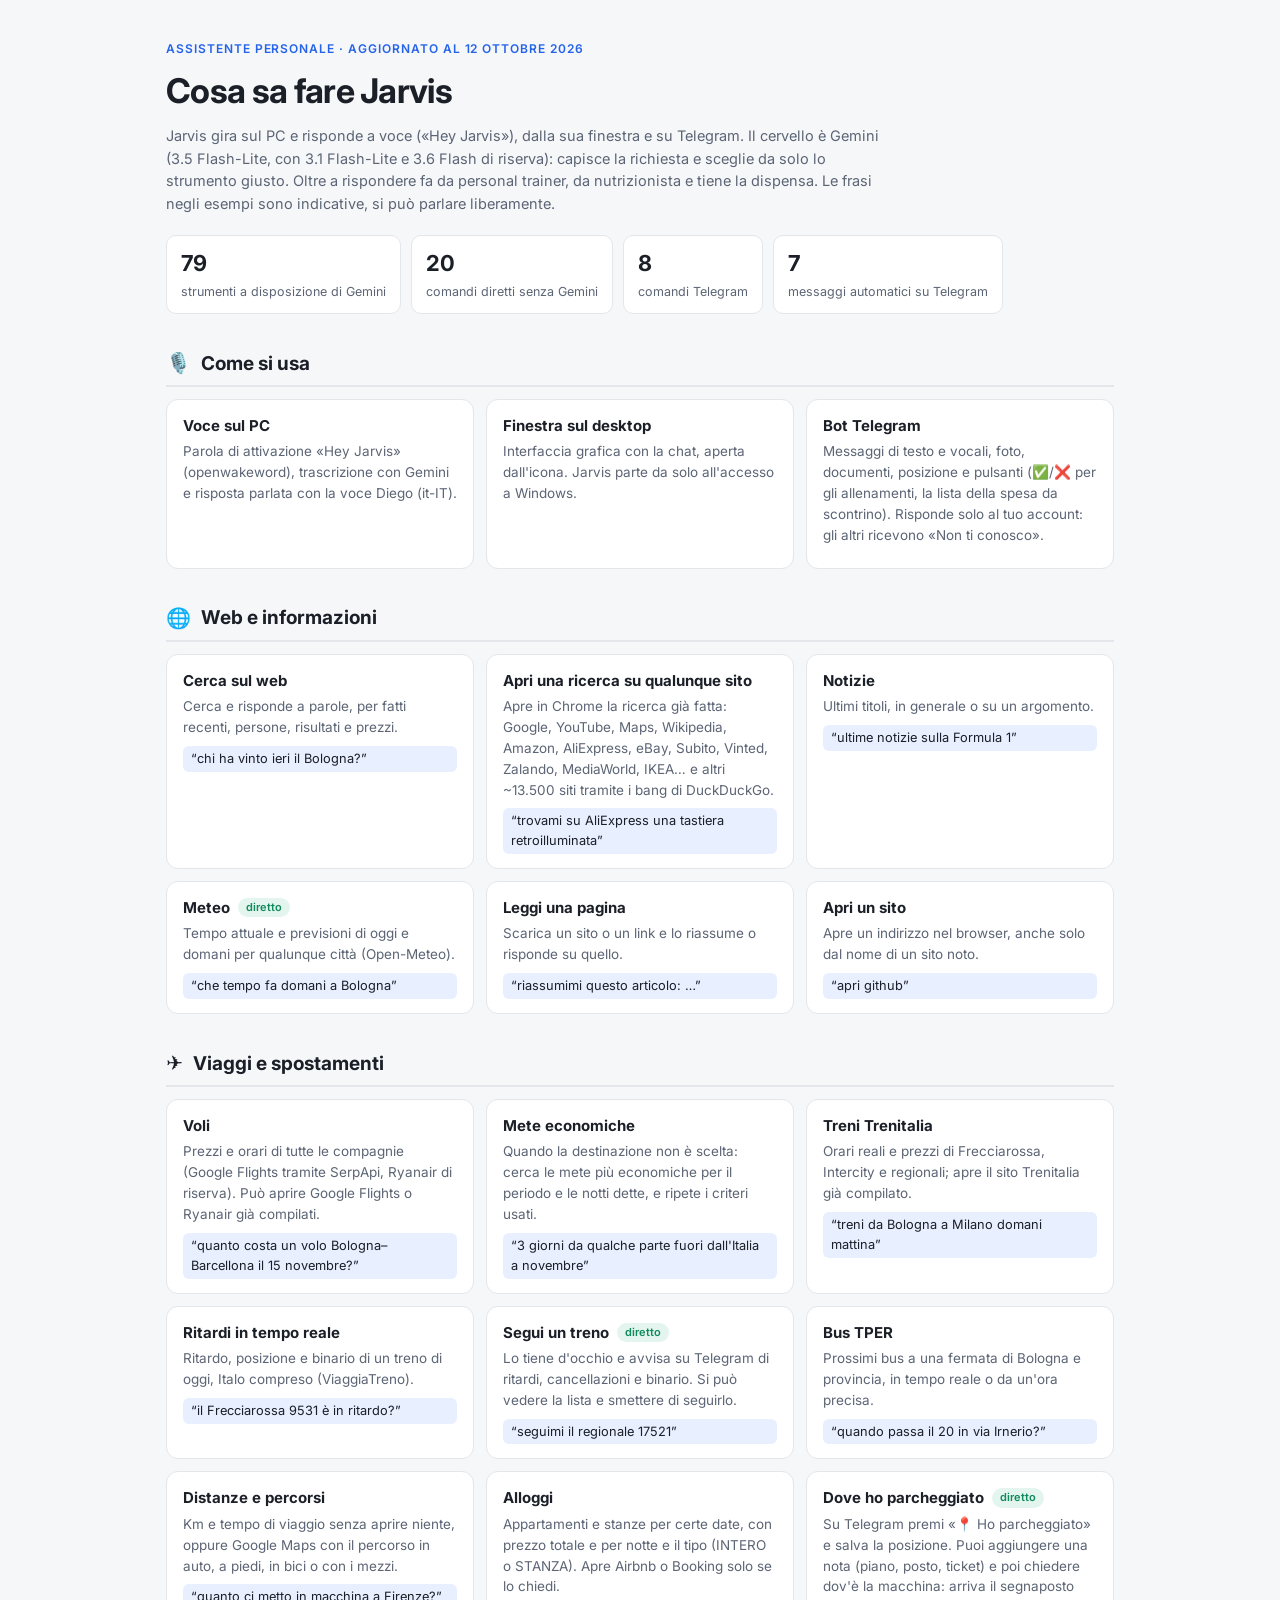
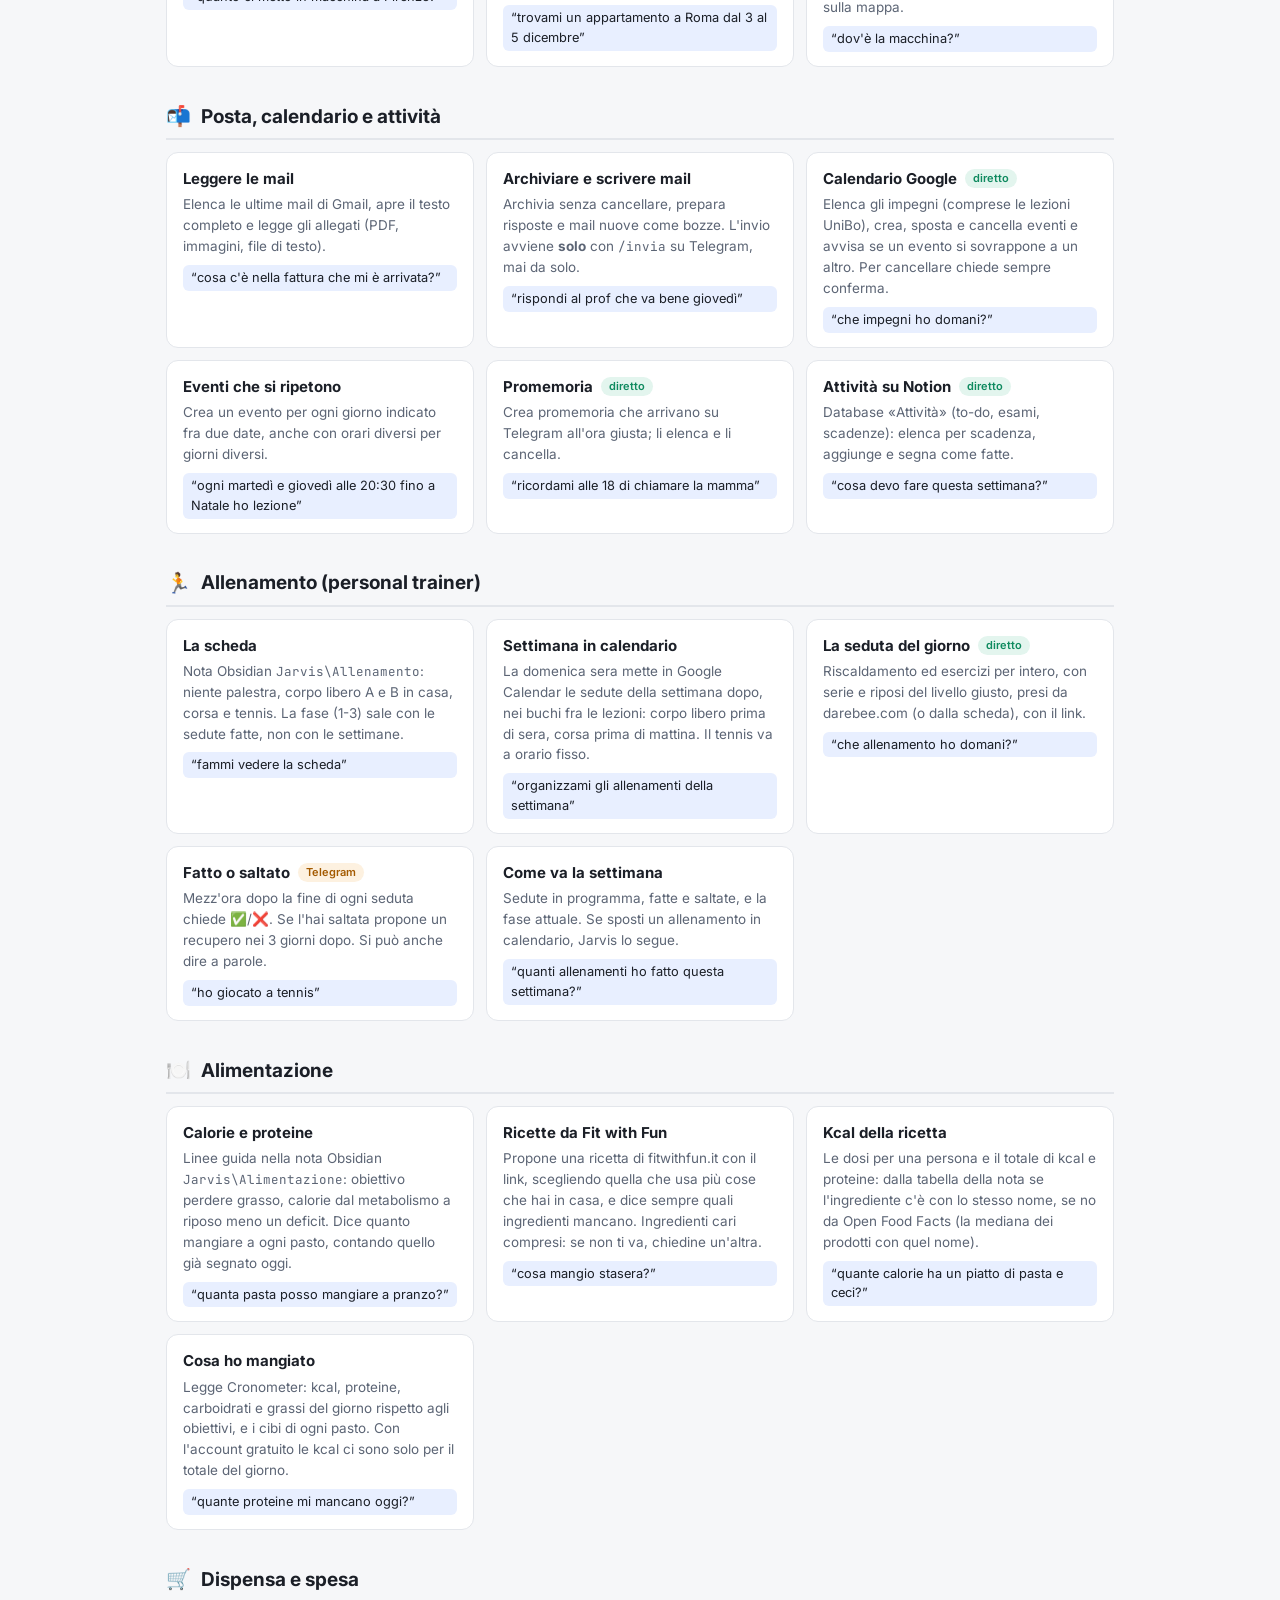
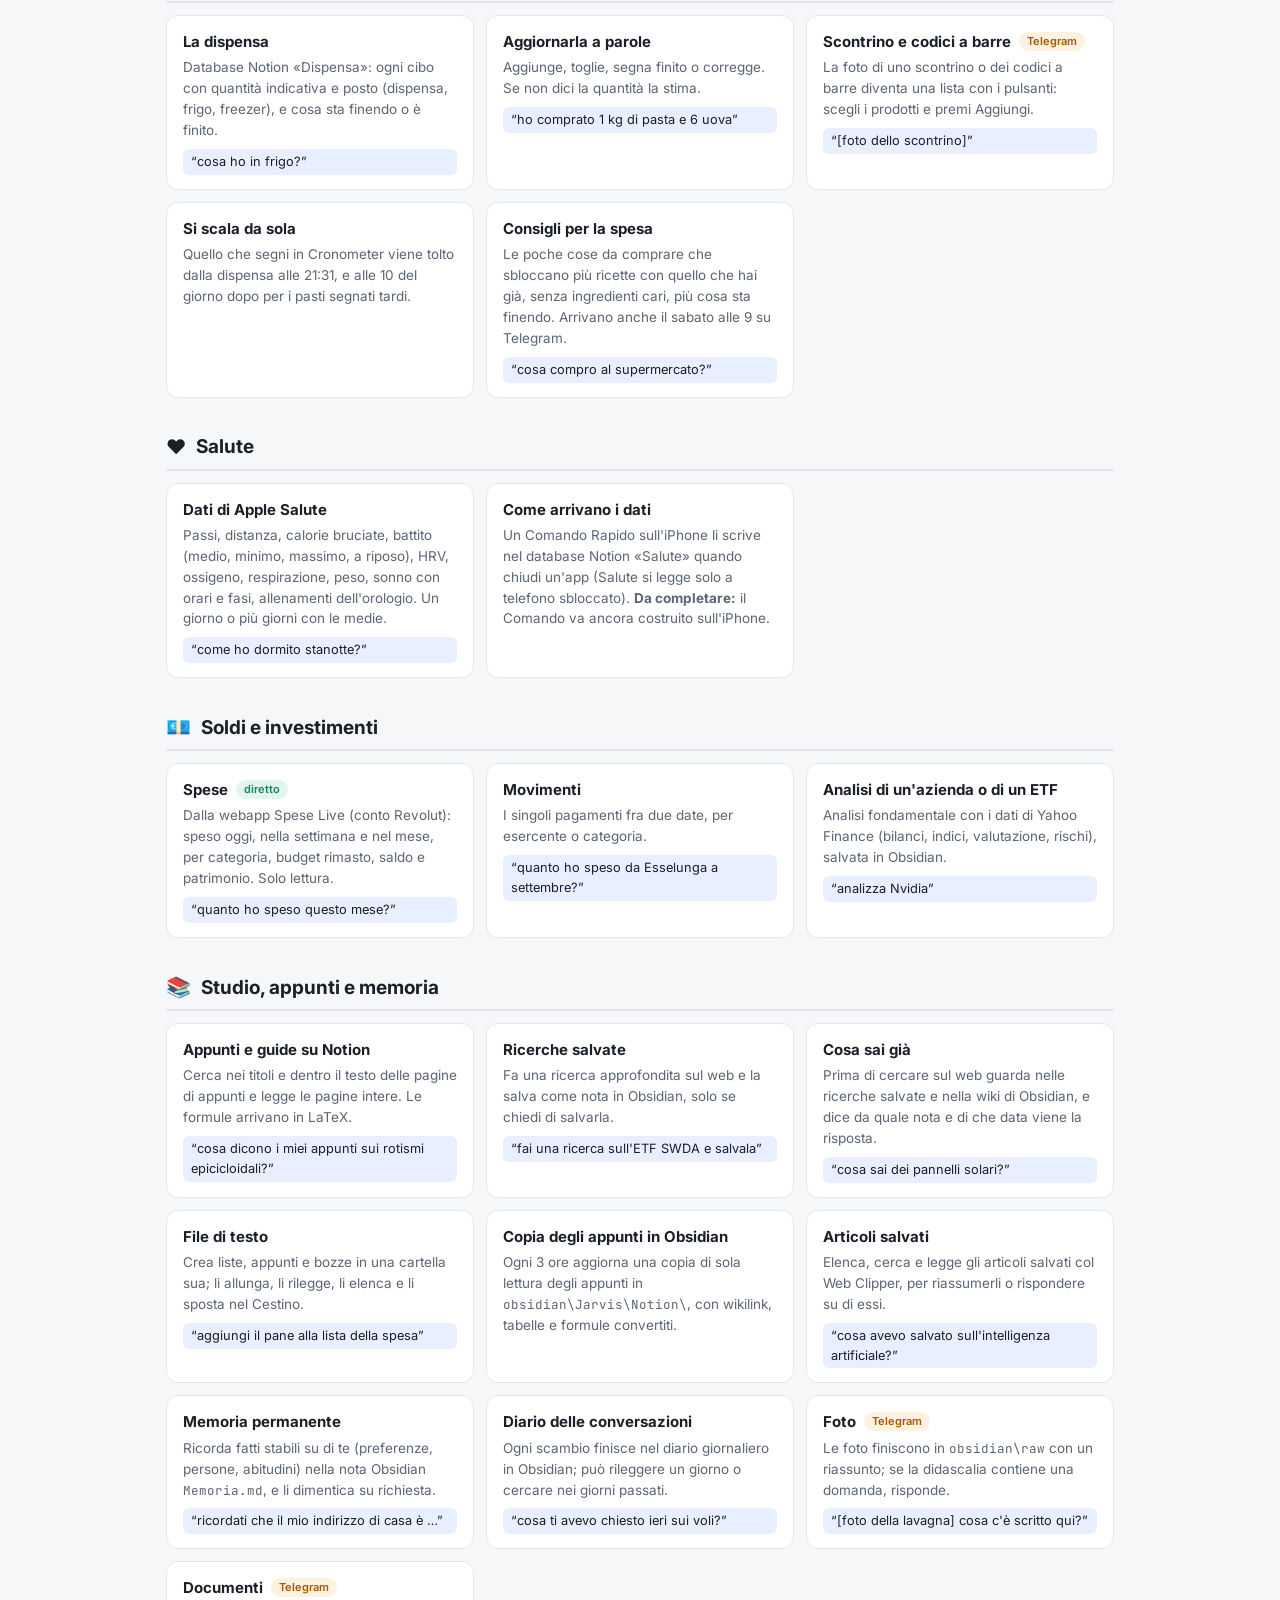
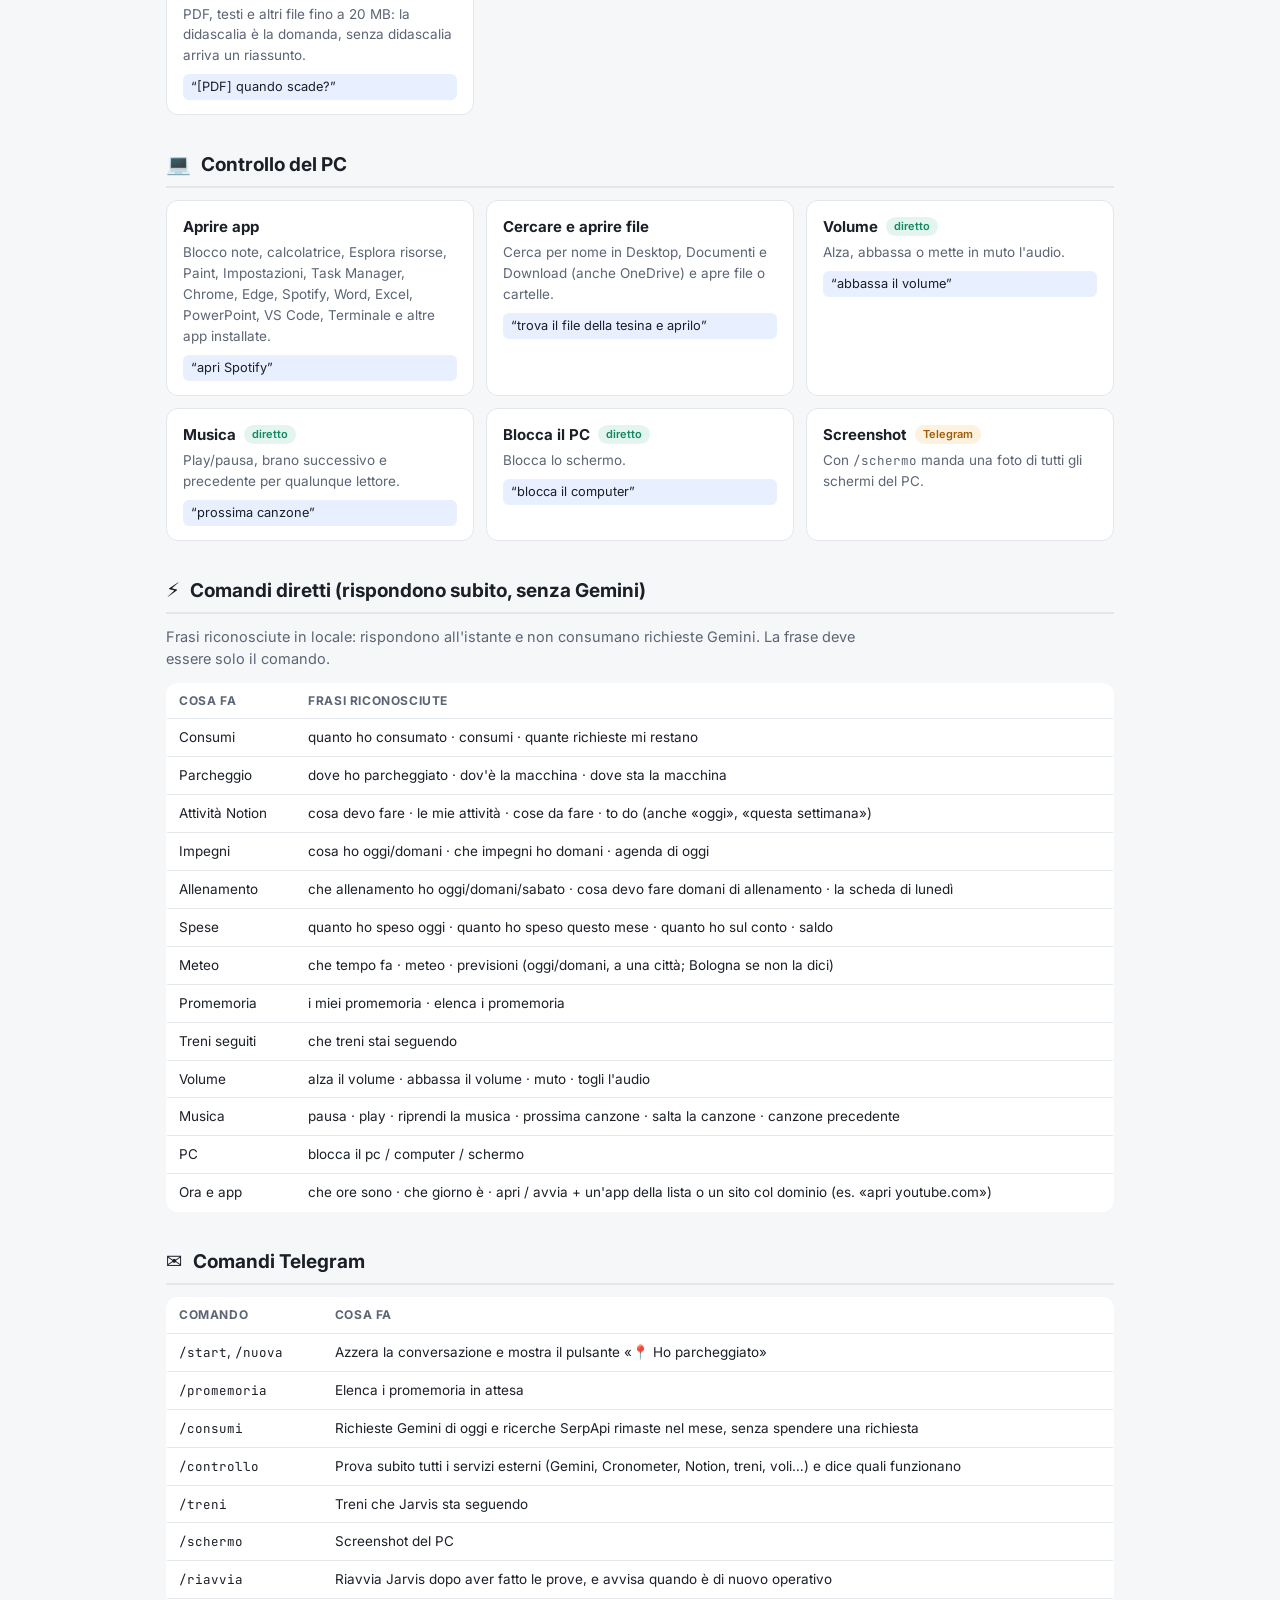
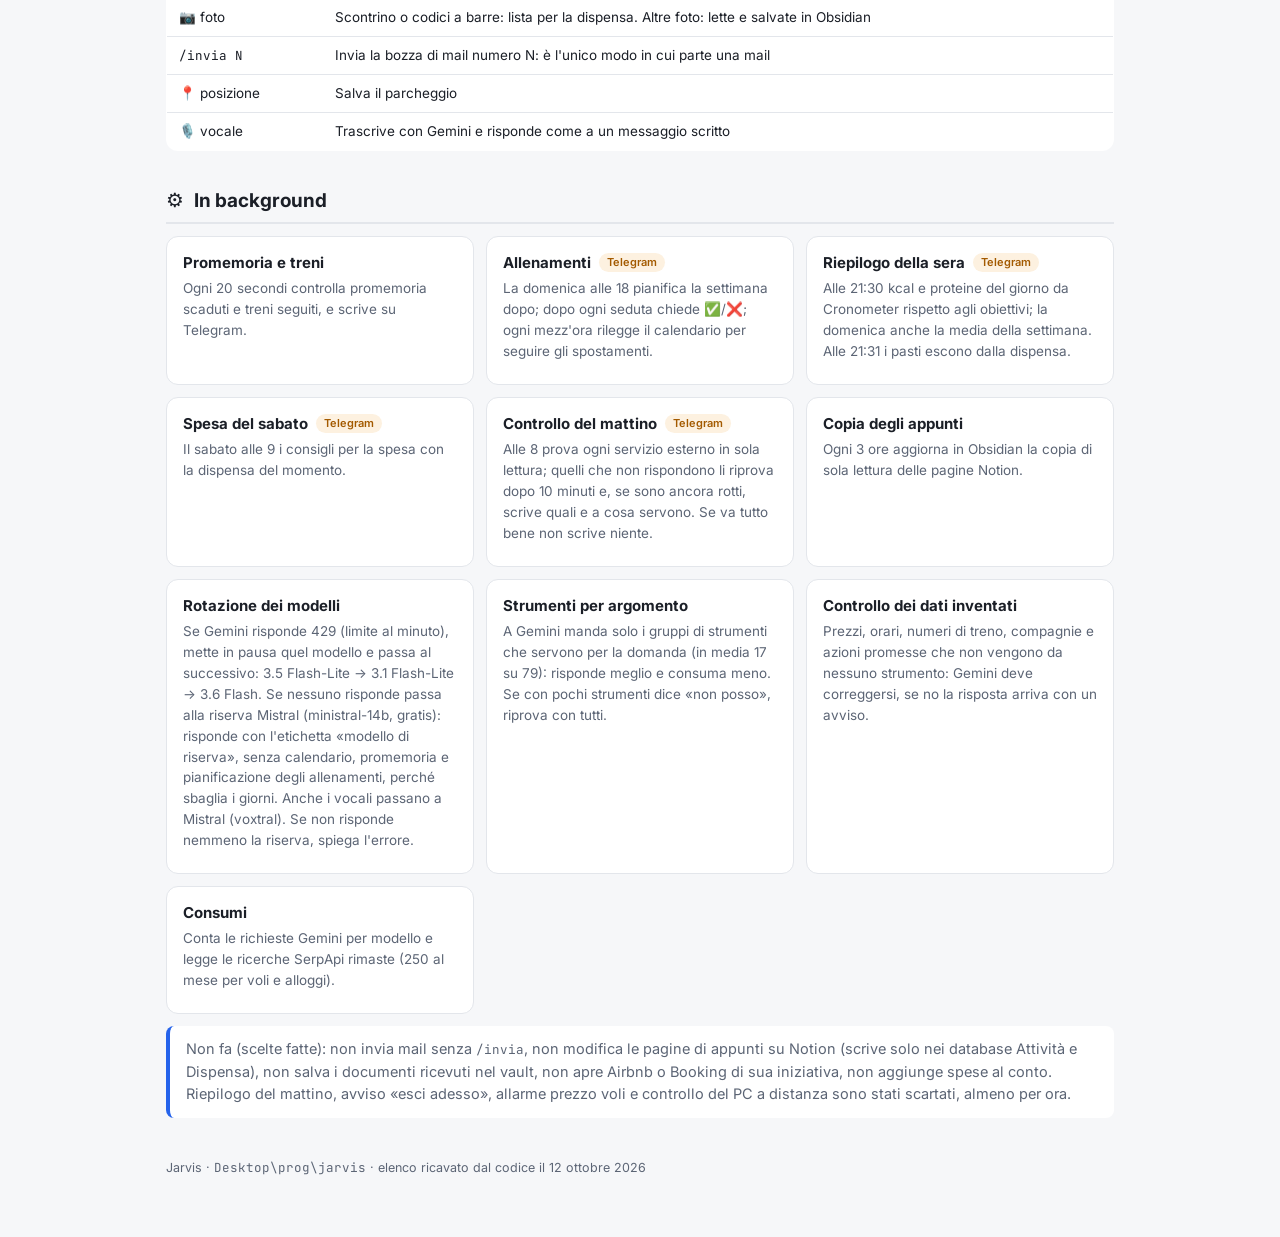
<file: Funzionalita_Jarvis.html>
<!doctype html>
<html lang="it">
<head>
<meta charset="utf-8">
<meta name="viewport" content="width=device-width, initial-scale=1">
<title>Funzionalità di Jarvis</title>
<link rel="preconnect" href="https://fonts.googleapis.com">
<link href="https://fonts.googleapis.com/css2?family=Inter:wght@400;500;600;700&family=JetBrains+Mono:wght@400;500&display=swap" rel="stylesheet">
<style>
  :root {
    --bg: #f6f7f9; --carta: #ffffff; --testo: #1b1f27; --tenue: #5c6575; --linea: #e3e6eb;
    --accento: #2563eb; --accento-chiaro: #e8efff; --verde: #0f8a5f; --verde-chiaro: #e3f5ee;
    --ambra: #a35a00; --ambra-chiaro: #fdf1e0;
  }
  @media (prefers-color-scheme: dark) {
    :root:not([data-theme="light"]) {
      --bg: #0f1218; --carta: #171b23; --testo: #e7eaf0; --tenue: #9aa3b2; --linea: #2a303b;
      --accento: #7aa2ff; --accento-chiaro: #1c2740; --verde: #4cc79a; --verde-chiaro: #14302a;
      --ambra: #f0b45c; --ambra-chiaro: #33260f;
    }
  }
  * { box-sizing: border-box; }
  body { margin: 0; background: var(--bg); color: var(--testo); font: 14.5px/1.55 Inter, system-ui, sans-serif; }
  .pagina { max-width: 980px; margin: 0 auto; padding: 40px 16px 60px; }
  header { margin-bottom: 28px; }
  .occhiello { color: var(--accento); font-weight: 600; letter-spacing: .08em; text-transform: uppercase; font-size: 12px; }
  h1 { font-size: 34px; margin: 6px 0 8px; letter-spacing: -.02em; }
  .sotto { color: var(--tenue); max-width: 720px; margin: 0; }
  .numeri { display: flex; flex-wrap: wrap; gap: 10px; margin-top: 20px; }
  .numero { background: var(--carta); border: 1px solid var(--linea); border-radius: 10px; padding: 10px 14px; min-width: 130px; }
  .numero b { display: block; font-size: 22px; }
  .numero span { color: var(--tenue); font-size: 12.5px; }
  h2 { font-size: 19px; margin: 34px 0 12px; padding-bottom: 6px; border-bottom: 2px solid var(--linea); display: flex; align-items: center; gap: 10px; }
  h2 .ico { font-size: 20px; }
  .griglia { display: grid; grid-template-columns: repeat(auto-fill, minmax(290px, 1fr)); gap: 12px; }
  .scheda { background: var(--carta); border: 1px solid var(--linea); border-radius: 12px; padding: 14px 16px; break-inside: avoid; }
  .scheda h3 { margin: 0 0 4px; font-size: 15px; }
  .scheda p { margin: 0 0 8px; color: var(--tenue); font-size: 13.5px; }
  .es { display: block; font-size: 12.8px; background: var(--accento-chiaro); color: var(--testo); border-radius: 6px; padding: 3px 8px; margin-top: 4px; }
  .es::before { content: "“"; } .es::after { content: "”"; }
  .tag { display: inline-block; font-size: 11px; font-weight: 600; border-radius: 99px; padding: 1px 8px; margin-left: 4px; vertical-align: 2px; }
  .tag.diretto { background: var(--verde-chiaro); color: var(--verde); }
  .tag.tg { background: var(--ambra-chiaro); color: var(--ambra); }
  table { width: 100%; border-collapse: collapse; background: var(--carta); border: 1px solid var(--linea); border-radius: 12px; overflow: hidden; font-size: 13.5px; }
  th, td { text-align: left; padding: 8px 12px; border-bottom: 1px solid var(--linea); vertical-align: top; }
  th { font-size: 12px; text-transform: uppercase; letter-spacing: .05em; color: var(--tenue); }
  tr:last-child td { border-bottom: 0; }
  code { font-family: "JetBrains Mono", monospace; font-size: 12.5px; }
  .nota { background: var(--carta); border-left: 4px solid var(--accento); border-radius: 8px; padding: 12px 16px; color: var(--tenue); margin-top: 12px; }
  footer { margin-top: 40px; color: var(--tenue); font-size: 12.5px; }
  @media print {
    @page { size: A4; margin: 14mm 12mm; }
    body { background: #fff; font-size: 11.5px; }
    .pagina { padding: 0; max-width: none; }
    h1 { font-size: 28px; }
    h2 { break-after: avoid; margin-top: 22px; }
    .griglia { grid-template-columns: 1fr 1fr; gap: 8px; }
    .scheda { padding: 10px 12px; }
    table { break-inside: auto; } tr { break-inside: avoid; }
  }
</style>
</head>
<body>
<div class="pagina">

<header>
  <div class="occhiello">Assistente personale · aggiornato al 12 ottobre 2026</div>
  <h1>Cosa sa fare Jarvis</h1>
  <p class="sotto">Jarvis gira sul PC e risponde a voce («Hey Jarvis»), dalla sua finestra e su Telegram. Il cervello è Gemini (3.5 Flash-Lite, con 3.1 Flash-Lite e 3.6 Flash di riserva): capisce la richiesta e sceglie da solo lo strumento giusto. Oltre a rispondere fa da personal trainer, da nutrizionista e tiene la dispensa. Le frasi negli esempi sono indicative, si può parlare liberamente.</p>
  <div class="numeri">
    <div class="numero"><b>79</b><span>strumenti a disposizione di Gemini</span></div>
    <div class="numero"><b>20</b><span>comandi diretti senza Gemini</span></div>
    <div class="numero"><b>8</b><span>comandi Telegram</span></div>
    <div class="numero"><b>7</b><span>messaggi automatici su Telegram</span></div>
  </div>
</header>

<h2><span class="ico">🎙️</span>Come si usa</h2>
<div class="griglia">
  <div class="scheda"><h3>Voce sul PC</h3><p>Parola di attivazione «Hey Jarvis» (openwakeword), trascrizione con Gemini e risposta parlata con la voce Diego (it-IT).</p></div>
  <div class="scheda"><h3>Finestra sul desktop</h3><p>Interfaccia grafica con la chat, aperta dall'icona. Jarvis parte da solo all'accesso a Windows.</p></div>
  <div class="scheda"><h3>Bot Telegram</h3><p>Messaggi di testo e vocali, foto, documenti, posizione e pulsanti (✅/❌ per gli allenamenti, la lista della spesa da scontrino). Risponde solo al tuo account: gli altri ricevono «Non ti conosco».</p></div>
</div>

<h2><span class="ico">🌐</span>Web e informazioni</h2>
<div class="griglia">
  <div class="scheda"><h3>Cerca sul web</h3><p>Cerca e risponde a parole, per fatti recenti, persone, risultati e prezzi.</p><span class="es">chi ha vinto ieri il Bologna?</span></div>
  <div class="scheda"><h3>Apri una ricerca su qualunque sito</h3><p>Apre in Chrome la ricerca già fatta: Google, YouTube, Maps, Wikipedia, Amazon, AliExpress, eBay, Subito, Vinted, Zalando, MediaWorld, IKEA… e altri ~13.500 siti tramite i bang di DuckDuckGo.</p><span class="es">trovami su AliExpress una tastiera retroilluminata</span></div>
  <div class="scheda"><h3>Notizie</h3><p>Ultimi titoli, in generale o su un argomento.</p><span class="es">ultime notizie sulla Formula 1</span></div>
  <div class="scheda"><h3>Meteo <span class="tag diretto">diretto</span></h3><p>Tempo attuale e previsioni di oggi e domani per qualunque città (Open-Meteo).</p><span class="es">che tempo fa domani a Bologna</span></div>
  <div class="scheda"><h3>Leggi una pagina</h3><p>Scarica un sito o un link e lo riassume o risponde su quello.</p><span class="es">riassumimi questo articolo: …</span></div>
  <div class="scheda"><h3>Apri un sito</h3><p>Apre un indirizzo nel browser, anche solo dal nome di un sito noto.</p><span class="es">apri github</span></div>
</div>

<h2><span class="ico">✈️</span>Viaggi e spostamenti</h2>
<div class="griglia">
  <div class="scheda"><h3>Voli</h3><p>Prezzi e orari di tutte le compagnie (Google Flights tramite SerpApi, Ryanair di riserva). Può aprire Google Flights o Ryanair già compilati.</p><span class="es">quanto costa un volo Bologna–Barcellona il 15 novembre?</span></div>
  <div class="scheda"><h3>Mete economiche</h3><p>Quando la destinazione non è scelta: cerca le mete più economiche per il periodo e le notti dette, e ripete i criteri usati.</p><span class="es">3 giorni da qualche parte fuori dall'Italia a novembre</span></div>
  <div class="scheda"><h3>Treni Trenitalia</h3><p>Orari reali e prezzi di Frecciarossa, Intercity e regionali; apre il sito Trenitalia già compilato.</p><span class="es">treni da Bologna a Milano domani mattina</span></div>
  <div class="scheda"><h3>Ritardi in tempo reale</h3><p>Ritardo, posizione e binario di un treno di oggi, Italo compreso (ViaggiaTreno).</p><span class="es">il Frecciarossa 9531 è in ritardo?</span></div>
  <div class="scheda"><h3>Segui un treno <span class="tag diretto">diretto</span></h3><p>Lo tiene d'occhio e avvisa su Telegram di ritardi, cancellazioni e binario. Si può vedere la lista e smettere di seguirlo.</p><span class="es">seguimi il regionale 17521</span></div>
  <div class="scheda"><h3>Bus TPER</h3><p>Prossimi bus a una fermata di Bologna e provincia, in tempo reale o da un'ora precisa.</p><span class="es">quando passa il 20 in via Irnerio?</span></div>
  <div class="scheda"><h3>Distanze e percorsi</h3><p>Km e tempo di viaggio senza aprire niente, oppure Google Maps con il percorso in auto, a piedi, in bici o con i mezzi.</p><span class="es">quanto ci metto in macchina a Firenze?</span></div>
  <div class="scheda"><h3>Alloggi</h3><p>Appartamenti e stanze per certe date, con prezzo totale e per notte e il tipo (INTERO o STANZA). Apre Airbnb o Booking solo se lo chiedi.</p><span class="es">trovami un appartamento a Roma dal 3 al 5 dicembre</span></div>
  <div class="scheda"><h3>Dove ho parcheggiato <span class="tag diretto">diretto</span></h3><p>Su Telegram premi «📍 Ho parcheggiato» e salva la posizione. Puoi aggiungere una nota (piano, posto, ticket) e poi chiedere dov'è la macchina: arriva il segnaposto sulla mappa.</p><span class="es">dov'è la macchina?</span></div>
</div>

<h2><span class="ico">📬</span>Posta, calendario e attività</h2>
<div class="griglia">
  <div class="scheda"><h3>Leggere le mail</h3><p>Elenca le ultime mail di Gmail, apre il testo completo e legge gli allegati (PDF, immagini, file di testo).</p><span class="es">cosa c'è nella fattura che mi è arrivata?</span></div>
  <div class="scheda"><h3>Archiviare e scrivere mail</h3><p>Archivia senza cancellare, prepara risposte e mail nuove come bozze. L'invio avviene <b>solo</b> con <code>/invia</code> su Telegram, mai da solo.</p><span class="es">rispondi al prof che va bene giovedì</span></div>
  <div class="scheda"><h3>Calendario Google <span class="tag diretto">diretto</span></h3><p>Elenca gli impegni (comprese le lezioni UniBo), crea, sposta e cancella eventi e avvisa se un evento si sovrappone a un altro. Per cancellare chiede sempre conferma.</p><span class="es">che impegni ho domani?</span></div>
  <div class="scheda"><h3>Eventi che si ripetono</h3><p>Crea un evento per ogni giorno indicato fra due date, anche con orari diversi per giorni diversi.</p><span class="es">ogni martedì e giovedì alle 20:30 fino a Natale ho lezione</span></div>
  <div class="scheda"><h3>Promemoria <span class="tag diretto">diretto</span></h3><p>Crea promemoria che arrivano su Telegram all'ora giusta; li elenca e li cancella.</p><span class="es">ricordami alle 18 di chiamare la mamma</span></div>
  <div class="scheda"><h3>Attività su Notion <span class="tag diretto">diretto</span></h3><p>Database «Attività» (to-do, esami, scadenze): elenca per scadenza, aggiunge e segna come fatte.</p><span class="es">cosa devo fare questa settimana?</span></div>
</div>

<h2><span class="ico">🏃</span>Allenamento (personal trainer)</h2>
<div class="griglia">
  <div class="scheda"><h3>La scheda</h3><p>Nota Obsidian <code>Jarvis\Allenamento</code>: niente palestra, corpo libero A e B in casa, corsa e tennis. La fase (1-3) sale con le sedute fatte, non con le settimane.</p><span class="es">fammi vedere la scheda</span></div>
  <div class="scheda"><h3>Settimana in calendario</h3><p>La domenica sera mette in Google Calendar le sedute della settimana dopo, nei buchi fra le lezioni: corpo libero prima di sera, corsa prima di mattina. Il tennis va a orario fisso.</p><span class="es">organizzami gli allenamenti della settimana</span></div>
  <div class="scheda"><h3>La seduta del giorno <span class="tag diretto">diretto</span></h3><p>Riscaldamento ed esercizi per intero, con serie e riposi del livello giusto, presi da darebee.com (o dalla scheda), con il link.</p><span class="es">che allenamento ho domani?</span></div>
  <div class="scheda"><h3>Fatto o saltato <span class="tag tg">Telegram</span></h3><p>Mezz'ora dopo la fine di ogni seduta chiede ✅/❌. Se l'hai saltata propone un recupero nei 3 giorni dopo. Si può anche dire a parole.</p><span class="es">ho giocato a tennis</span></div>
  <div class="scheda"><h3>Come va la settimana</h3><p>Sedute in programma, fatte e saltate, e la fase attuale. Se sposti un allenamento in calendario, Jarvis lo segue.</p><span class="es">quanti allenamenti ho fatto questa settimana?</span></div>
</div>

<h2><span class="ico">🍽️</span>Alimentazione</h2>
<div class="griglia">
  <div class="scheda"><h3>Calorie e proteine</h3><p>Linee guida nella nota Obsidian <code>Jarvis\Alimentazione</code>: obiettivo perdere grasso, calorie dal metabolismo a riposo meno un deficit. Dice quanto mangiare a ogni pasto, contando quello già segnato oggi.</p><span class="es">quanta pasta posso mangiare a pranzo?</span></div>
  <div class="scheda"><h3>Ricette da Fit with Fun</h3><p>Propone una ricetta di fitwithfun.it con il link, scegliendo quella che usa più cose che hai in casa, e dice sempre quali ingredienti mancano. Ingredienti cari compresi: se non ti va, chiedine un'altra.</p><span class="es">cosa mangio stasera?</span></div>
  <div class="scheda"><h3>Kcal della ricetta</h3><p>Le dosi per una persona e il totale di kcal e proteine: dalla tabella della nota se l'ingrediente c'è con lo stesso nome, se no da Open Food Facts (la mediana dei prodotti con quel nome).</p><span class="es">quante calorie ha un piatto di pasta e ceci?</span></div>
  <div class="scheda"><h3>Cosa ho mangiato</h3><p>Legge Cronometer: kcal, proteine, carboidrati e grassi del giorno rispetto agli obiettivi, e i cibi di ogni pasto. Con l'account gratuito le kcal ci sono solo per il totale del giorno.</p><span class="es">quante proteine mi mancano oggi?</span></div>
</div>

<h2><span class="ico">🛒</span>Dispensa e spesa</h2>
<div class="griglia">
  <div class="scheda"><h3>La dispensa</h3><p>Database Notion «Dispensa»: ogni cibo con quantità indicativa e posto (dispensa, frigo, freezer), e cosa sta finendo o è finito.</p><span class="es">cosa ho in frigo?</span></div>
  <div class="scheda"><h3>Aggiornarla a parole</h3><p>Aggiunge, toglie, segna finito o corregge. Se non dici la quantità la stima.</p><span class="es">ho comprato 1 kg di pasta e 6 uova</span></div>
  <div class="scheda"><h3>Scontrino e codici a barre <span class="tag tg">Telegram</span></h3><p>La foto di uno scontrino o dei codici a barre diventa una lista con i pulsanti: scegli i prodotti e premi Aggiungi.</p><span class="es">[foto dello scontrino]</span></div>
  <div class="scheda"><h3>Si scala da sola</h3><p>Quello che segni in Cronometer viene tolto dalla dispensa alle 21:31, e alle 10 del giorno dopo per i pasti segnati tardi.</p></div>
  <div class="scheda"><h3>Consigli per la spesa</h3><p>Le poche cose da comprare che sbloccano più ricette con quello che hai già, senza ingredienti cari, più cosa sta finendo. Arrivano anche il sabato alle 9 su Telegram.</p><span class="es">cosa compro al supermercato?</span></div>
</div>

<h2><span class="ico">❤️</span>Salute</h2>
<div class="griglia">
  <div class="scheda"><h3>Dati di Apple Salute</h3><p>Passi, distanza, calorie bruciate, battito (medio, minimo, massimo, a riposo), HRV, ossigeno, respirazione, peso, sonno con orari e fasi, allenamenti dell'orologio. Un giorno o più giorni con le medie.</p><span class="es">come ho dormito stanotte?</span></div>
  <div class="scheda"><h3>Come arrivano i dati</h3><p>Un Comando Rapido sull'iPhone li scrive nel database Notion «Salute» quando chiudi un'app (Salute si legge solo a telefono sbloccato). <b>Da completare:</b> il Comando va ancora costruito sull'iPhone.</p></div>
</div>

<h2><span class="ico">💶</span>Soldi e investimenti</h2>
<div class="griglia">
  <div class="scheda"><h3>Spese <span class="tag diretto">diretto</span></h3><p>Dalla webapp Spese Live (conto Revolut): speso oggi, nella settimana e nel mese, per categoria, budget rimasto, saldo e patrimonio. Solo lettura.</p><span class="es">quanto ho speso questo mese?</span></div>
  <div class="scheda"><h3>Movimenti</h3><p>I singoli pagamenti fra due date, per esercente o categoria.</p><span class="es">quanto ho speso da Esselunga a settembre?</span></div>
  <div class="scheda"><h3>Analisi di un'azienda o di un ETF</h3><p>Analisi fondamentale con i dati di Yahoo Finance (bilanci, indici, valutazione, rischi), salvata in Obsidian.</p><span class="es">analizza Nvidia</span></div>
</div>

<h2><span class="ico">📚</span>Studio, appunti e memoria</h2>
<div class="griglia">
  <div class="scheda"><h3>Appunti e guide su Notion</h3><p>Cerca nei titoli e dentro il testo delle pagine di appunti e legge le pagine intere. Le formule arrivano in LaTeX.</p><span class="es">cosa dicono i miei appunti sui rotismi epicicloidali?</span></div>
  <div class="scheda"><h3>Ricerche salvate</h3><p>Fa una ricerca approfondita sul web e la salva come nota in Obsidian, solo se chiedi di salvarla.</p><span class="es">fai una ricerca sull'ETF SWDA e salvala</span></div>
  <div class="scheda"><h3>Cosa sai già</h3><p>Prima di cercare sul web guarda nelle ricerche salvate e nella wiki di Obsidian, e dice da quale nota e di che data viene la risposta.</p><span class="es">cosa sai dei pannelli solari?</span></div>
  <div class="scheda"><h3>File di testo</h3><p>Crea liste, appunti e bozze in una cartella sua; li allunga, li rilegge, li elenca e li sposta nel Cestino.</p><span class="es">aggiungi il pane alla lista della spesa</span></div>
  <div class="scheda"><h3>Copia degli appunti in Obsidian</h3><p>Ogni 3 ore aggiorna una copia di sola lettura degli appunti in <code>obsidian\Jarvis\Notion\</code>, con wikilink, tabelle e formule convertiti.</p></div>
  <div class="scheda"><h3>Articoli salvati</h3><p>Elenca, cerca e legge gli articoli salvati col Web Clipper, per riassumerli o rispondere su di essi.</p><span class="es">cosa avevo salvato sull'intelligenza artificiale?</span></div>
  <div class="scheda"><h3>Memoria permanente</h3><p>Ricorda fatti stabili su di te (preferenze, persone, abitudini) nella nota Obsidian <code>Memoria.md</code>, e li dimentica su richiesta.</p><span class="es">ricordati che il mio indirizzo di casa è …</span></div>
  <div class="scheda"><h3>Diario delle conversazioni</h3><p>Ogni scambio finisce nel diario giornaliero in Obsidian; può rileggere un giorno o cercare nei giorni passati.</p><span class="es">cosa ti avevo chiesto ieri sui voli?</span></div>
  <div class="scheda"><h3>Foto <span class="tag tg">Telegram</span></h3><p>Le foto finiscono in <code>obsidian\raw</code> con un riassunto; se la didascalia contiene una domanda, risponde.</p><span class="es">[foto della lavagna] cosa c'è scritto qui?</span></div>
  <div class="scheda"><h3>Documenti <span class="tag tg">Telegram</span></h3><p>PDF, testi e altri file fino a 20 MB: la didascalia è la domanda, senza didascalia arriva un riassunto.</p><span class="es">[PDF] quando scade?</span></div>
</div>

<h2><span class="ico">💻</span>Controllo del PC</h2>
<div class="griglia">
  <div class="scheda"><h3>Aprire app</h3><p>Blocco note, calcolatrice, Esplora risorse, Paint, Impostazioni, Task Manager, Chrome, Edge, Spotify, Word, Excel, PowerPoint, VS Code, Terminale e altre app installate.</p><span class="es">apri Spotify</span></div>
  <div class="scheda"><h3>Cercare e aprire file</h3><p>Cerca per nome in Desktop, Documenti e Download (anche OneDrive) e apre file o cartelle.</p><span class="es">trova il file della tesina e aprilo</span></div>
  <div class="scheda"><h3>Volume <span class="tag diretto">diretto</span></h3><p>Alza, abbassa o mette in muto l'audio.</p><span class="es">abbassa il volume</span></div>
  <div class="scheda"><h3>Musica <span class="tag diretto">diretto</span></h3><p>Play/pausa, brano successivo e precedente per qualunque lettore.</p><span class="es">prossima canzone</span></div>
  <div class="scheda"><h3>Blocca il PC <span class="tag diretto">diretto</span></h3><p>Blocca lo schermo.</p><span class="es">blocca il computer</span></div>
  <div class="scheda"><h3>Screenshot <span class="tag tg">Telegram</span></h3><p>Con <code>/schermo</code> manda una foto di tutti gli schermi del PC.</p></div>
</div>

<h2><span class="ico">⚡</span>Comandi diretti (rispondono subito, senza Gemini)</h2>
<p class="sotto">Frasi riconosciute in locale: rispondono all'istante e non consumano richieste Gemini. La frase deve essere solo il comando.</p>
<table style="margin-top:12px">
  <tr><th>Cosa fa</th><th>Frasi riconosciute</th></tr>
  <tr><td>Consumi</td><td>quanto ho consumato · consumi · quante richieste mi restano</td></tr>
  <tr><td>Parcheggio</td><td>dove ho parcheggiato · dov'è la macchina · dove sta la macchina</td></tr>
  <tr><td>Attività Notion</td><td>cosa devo fare · le mie attività · cose da fare · to do (anche «oggi», «questa settimana»)</td></tr>
  <tr><td>Impegni</td><td>cosa ho oggi/domani · che impegni ho domani · agenda di oggi</td></tr>
  <tr><td>Allenamento</td><td>che allenamento ho oggi/domani/sabato · cosa devo fare domani di allenamento · la scheda di lunedì</td></tr>
  <tr><td>Spese</td><td>quanto ho speso oggi · quanto ho speso questo mese · quanto ho sul conto · saldo</td></tr>
  <tr><td>Meteo</td><td>che tempo fa · meteo · previsioni (oggi/domani, a una città; Bologna se non la dici)</td></tr>
  <tr><td>Promemoria</td><td>i miei promemoria · elenca i promemoria</td></tr>
  <tr><td>Treni seguiti</td><td>che treni stai seguendo</td></tr>
  <tr><td>Volume</td><td>alza il volume · abbassa il volume · muto · togli l'audio</td></tr>
  <tr><td>Musica</td><td>pausa · play · riprendi la musica · prossima canzone · salta la canzone · canzone precedente</td></tr>
  <tr><td>PC</td><td>blocca il pc / computer / schermo</td></tr>
  <tr><td>Ora e app</td><td>che ore sono · che giorno è · apri / avvia + un'app della lista o un sito col dominio (es. «apri youtube.com»)</td></tr>
</table>

<h2><span class="ico">✉️</span>Comandi Telegram</h2>
<table>
  <tr><th>Comando</th><th>Cosa fa</th></tr>
  <tr><td><code>/start</code>, <code>/nuova</code></td><td>Azzera la conversazione e mostra il pulsante «📍 Ho parcheggiato»</td></tr>
  <tr><td><code>/promemoria</code></td><td>Elenca i promemoria in attesa</td></tr>
  <tr><td><code>/consumi</code></td><td>Richieste Gemini di oggi e ricerche SerpApi rimaste nel mese, senza spendere una richiesta</td></tr>
  <tr><td><code>/controllo</code></td><td>Prova subito tutti i servizi esterni (Gemini, Cronometer, Notion, treni, voli…) e dice quali funzionano</td></tr>
  <tr><td><code>/treni</code></td><td>Treni che Jarvis sta seguendo</td></tr>
  <tr><td><code>/schermo</code></td><td>Screenshot del PC</td></tr>
  <tr><td><code>/riavvia</code></td><td>Riavvia Jarvis dopo aver fatto le prove, e avvisa quando è di nuovo operativo</td></tr>
  <tr><td>📷 foto</td><td>Scontrino o codici a barre: lista per la dispensa. Altre foto: lette e salvate in Obsidian</td></tr>
  <tr><td><code>/invia N</code></td><td>Invia la bozza di mail numero N: è l'unico modo in cui parte una mail</td></tr>
  <tr><td>📍 posizione</td><td>Salva il parcheggio</td></tr>
  <tr><td>🎙️ vocale</td><td>Trascrive con Gemini e risponde come a un messaggio scritto</td></tr>
</table>

<h2><span class="ico">⚙️</span>In background</h2>
<div class="griglia">
  <div class="scheda"><h3>Promemoria e treni</h3><p>Ogni 20 secondi controlla promemoria scaduti e treni seguiti, e scrive su Telegram.</p></div>
  <div class="scheda"><h3>Allenamenti <span class="tag tg">Telegram</span></h3><p>La domenica alle 18 pianifica la settimana dopo; dopo ogni seduta chiede ✅/❌; ogni mezz'ora rilegge il calendario per seguire gli spostamenti.</p></div>
  <div class="scheda"><h3>Riepilogo della sera <span class="tag tg">Telegram</span></h3><p>Alle 21:30 kcal e proteine del giorno da Cronometer rispetto agli obiettivi; la domenica anche la media della settimana. Alle 21:31 i pasti escono dalla dispensa.</p></div>
  <div class="scheda"><h3>Spesa del sabato <span class="tag tg">Telegram</span></h3><p>Il sabato alle 9 i consigli per la spesa con la dispensa del momento.</p></div>
  <div class="scheda"><h3>Controllo del mattino <span class="tag tg">Telegram</span></h3><p>Alle 8 prova ogni servizio esterno in sola lettura; quelli che non rispondono li riprova dopo 10 minuti e, se sono ancora rotti, scrive quali e a cosa servono. Se va tutto bene non scrive niente.</p></div>
  <div class="scheda"><h3>Copia degli appunti</h3><p>Ogni 3 ore aggiorna in Obsidian la copia di sola lettura delle pagine Notion.</p></div>
  <div class="scheda"><h3>Rotazione dei modelli</h3><p>Se Gemini risponde 429 (limite al minuto), mette in pausa quel modello e passa al successivo: 3.5 Flash-Lite → 3.1 Flash-Lite → 3.6 Flash. Se nessuno risponde passa alla riserva Mistral (ministral-14b, gratis): risponde con l'etichetta «modello di riserva», senza calendario, promemoria e pianificazione degli allenamenti, perché sbaglia i giorni. Anche i vocali passano a Mistral (voxtral). Se non risponde nemmeno la riserva, spiega l'errore.</p></div>
  <div class="scheda"><h3>Strumenti per argomento</h3><p>A Gemini manda solo i gruppi di strumenti che servono per la domanda (in media 17 su 79): risponde meglio e consuma meno. Se con pochi strumenti dice «non posso», riprova con tutti.</p></div>
  <div class="scheda"><h3>Controllo dei dati inventati</h3><p>Prezzi, orari, numeri di treno, compagnie e azioni promesse che non vengono da nessuno strumento: Gemini deve correggersi, se no la risposta arriva con un avviso.</p></div>
  <div class="scheda"><h3>Consumi</h3><p>Conta le richieste Gemini per modello e legge le ricerche SerpApi rimaste (250 al mese per voli e alloggi).</p></div>
</div>

<div class="nota">Non fa (scelte fatte): non invia mail senza <code>/invia</code>, non modifica le pagine di appunti su Notion (scrive solo nei database Attività e Dispensa), non salva i documenti ricevuti nel vault, non apre Airbnb o Booking di sua iniziativa, non aggiunge spese al conto. Riepilogo del mattino, avviso «esci adesso», allarme prezzo voli e controllo del PC a distanza sono stati scartati, almeno per ora.</div>

<footer>Jarvis · <code>Desktop\prog\jarvis</code> · elenco ricavato dal codice il 12 ottobre 2026</footer>
</div>
</body>
</html>
</file>
